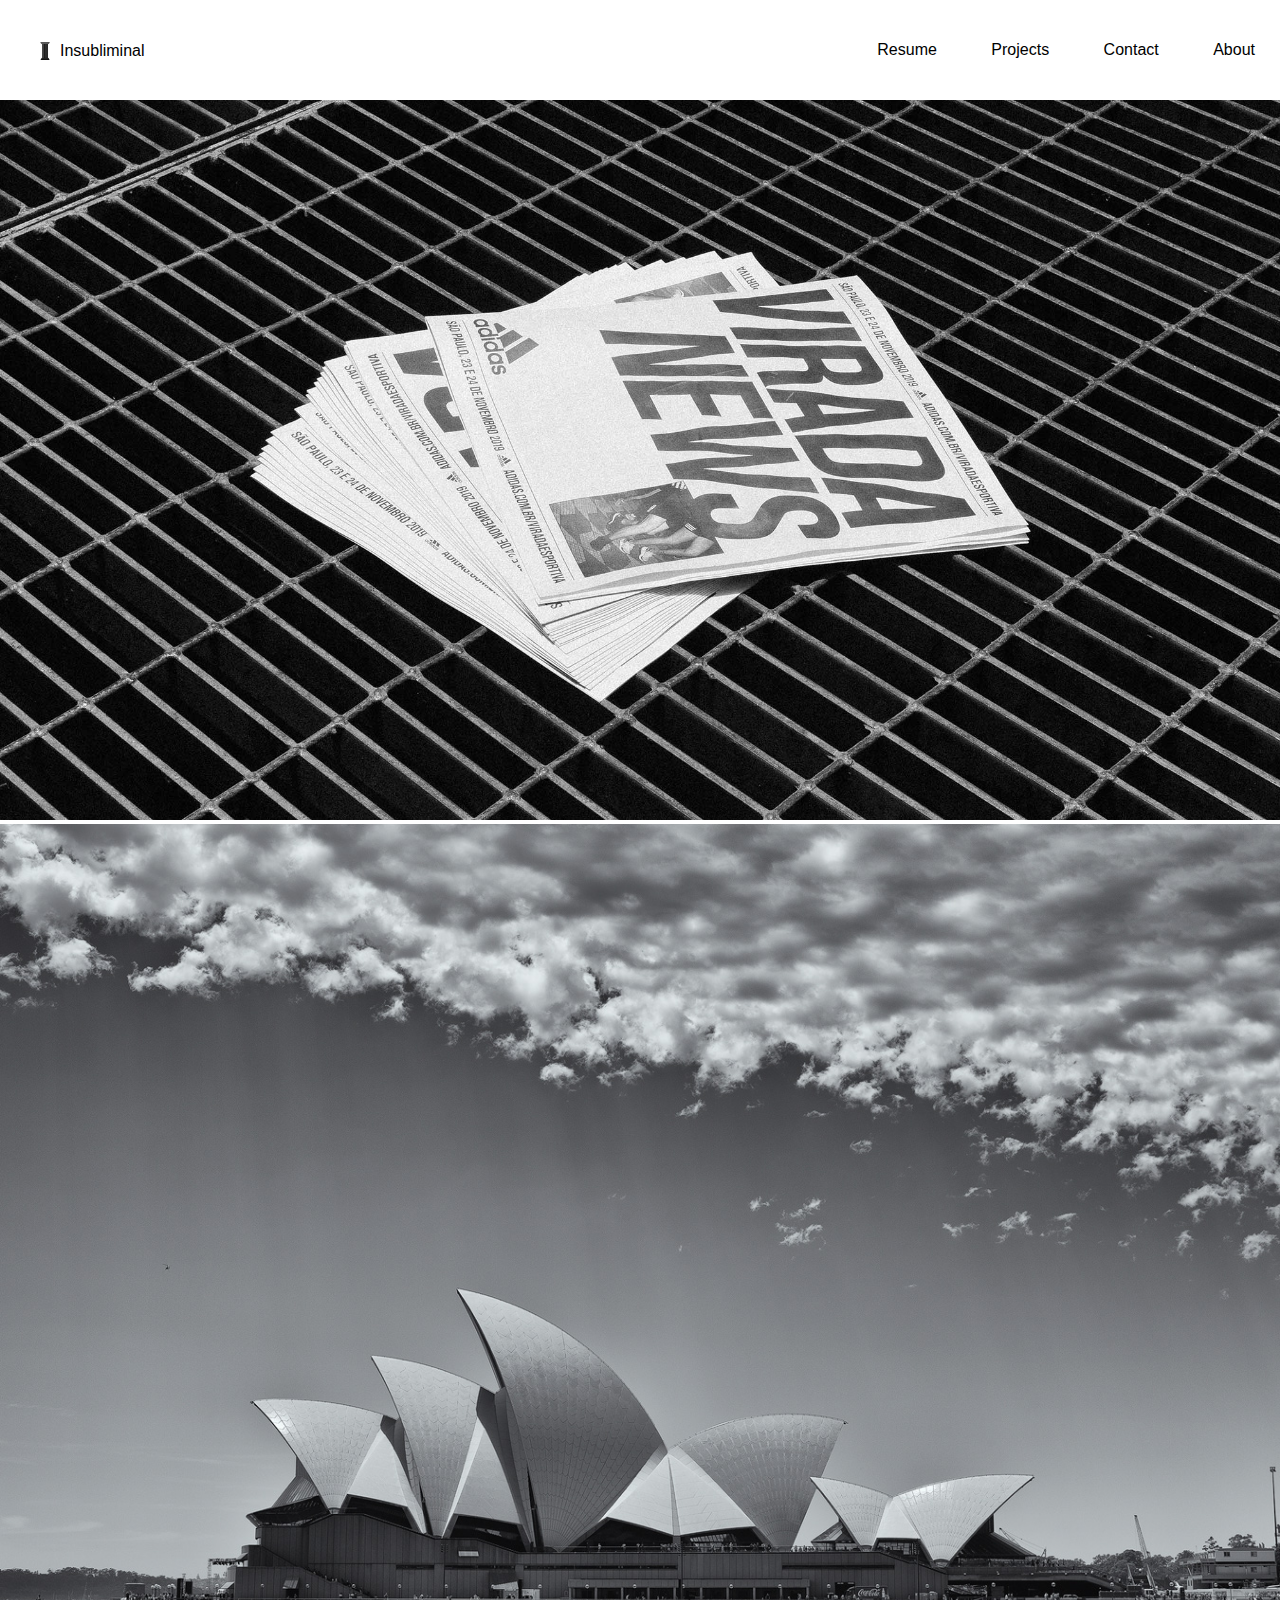
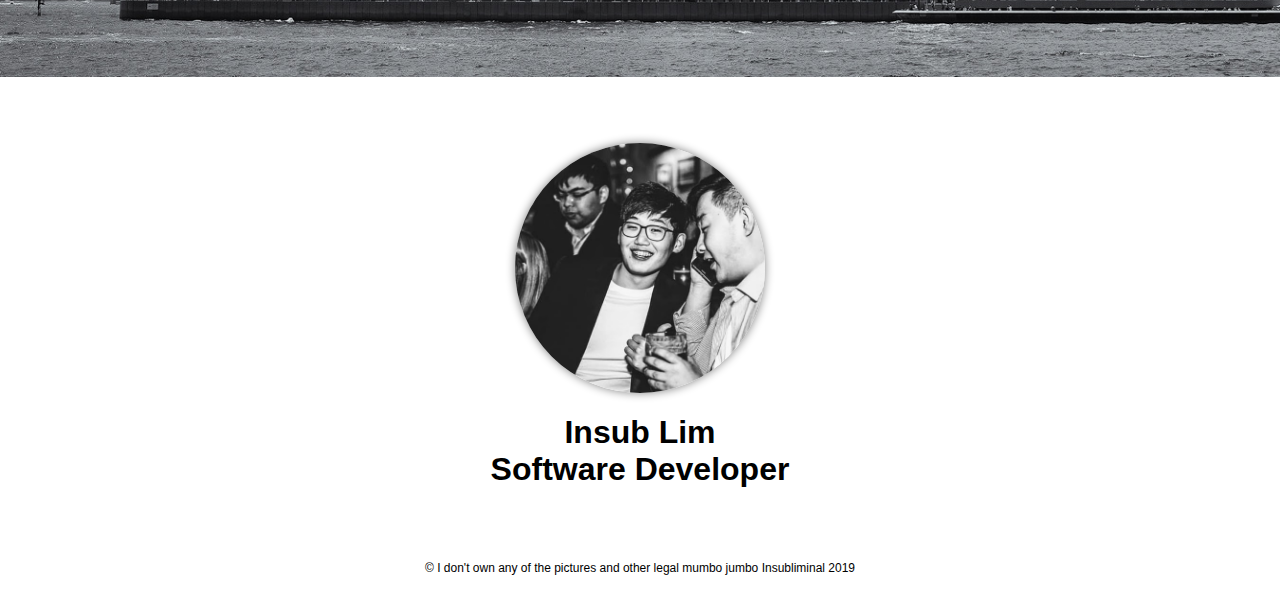
<file: index.html>
<!DOCTYPE html>
<html>

<head>
  <title>Home</title>
  <meta charset="utf-8" />
  <meta http-equiv="Content-Type" content="text/html; charset=utf-8" />
  <meta name="viewport" content="width=device-width, initial-scale=1.0, minimum-scale=1.0">
  <link rel="icon" href="https://insubliminal.github.io/favicon.ico?v=2" />
  <link rel="stylesheet" href="styles.css" />
  <script type="text/javascript" src="nav-mobile.js"></script>
</head>

<body>
  <a name="top" />

  <div class="navBar">
    <a href="index.html"><img src="images/pillar.jpg" width="10px" height="18px" /></a>
    <p><a id="logo" href="index.html">Insubliminal</a></p>

    <div id="navBar-container">
      <ul>
        <div class="project-p-desktop">
          <li><a href="resume.html">Resume</a></li>
          <li><a href="projects.html">Projects</a></li>
          <li><a href="contact.html">Contact</a></li>
          <li><a href="about.html">About</a></li>
        </div>
        <div class="project-p-mobile">
          <li><a href="#" id="menu-button" onclick="openNav()">Menu</a></li>
        </div>
      </ul>
    </div>
  </div>

  <div class="navBar" id="navBar-mobile">
    <div id="navBar-container">
      <ul>
        <div>
          <li><a href="resume.html">Resume</a></li>
          <li><a href="projects.html">Projects</a></li>
          <li><a href="contact.html">Contact</a></li>
          <li><a href="about.html">About</a></li>
        </div>
      </ul>
    </div>
  </div>

  <img src="images/homepage4.jpg" width="100%" />
  <img src="images/homepage2.jpg" width="100%" />

  <div class="contentDiv">

    <img id="myFace" src="images/Me2.jpg" />

    <h1 class="headerH1">
      Insub Lim <br />
      Software Developer
    </h1>
  </div>

  <footer>
    &copy; I don't own any of the pictures and other legal mumbo jumbo
    Insubliminal 2019
  </footer>
</body>

</html>
</file>
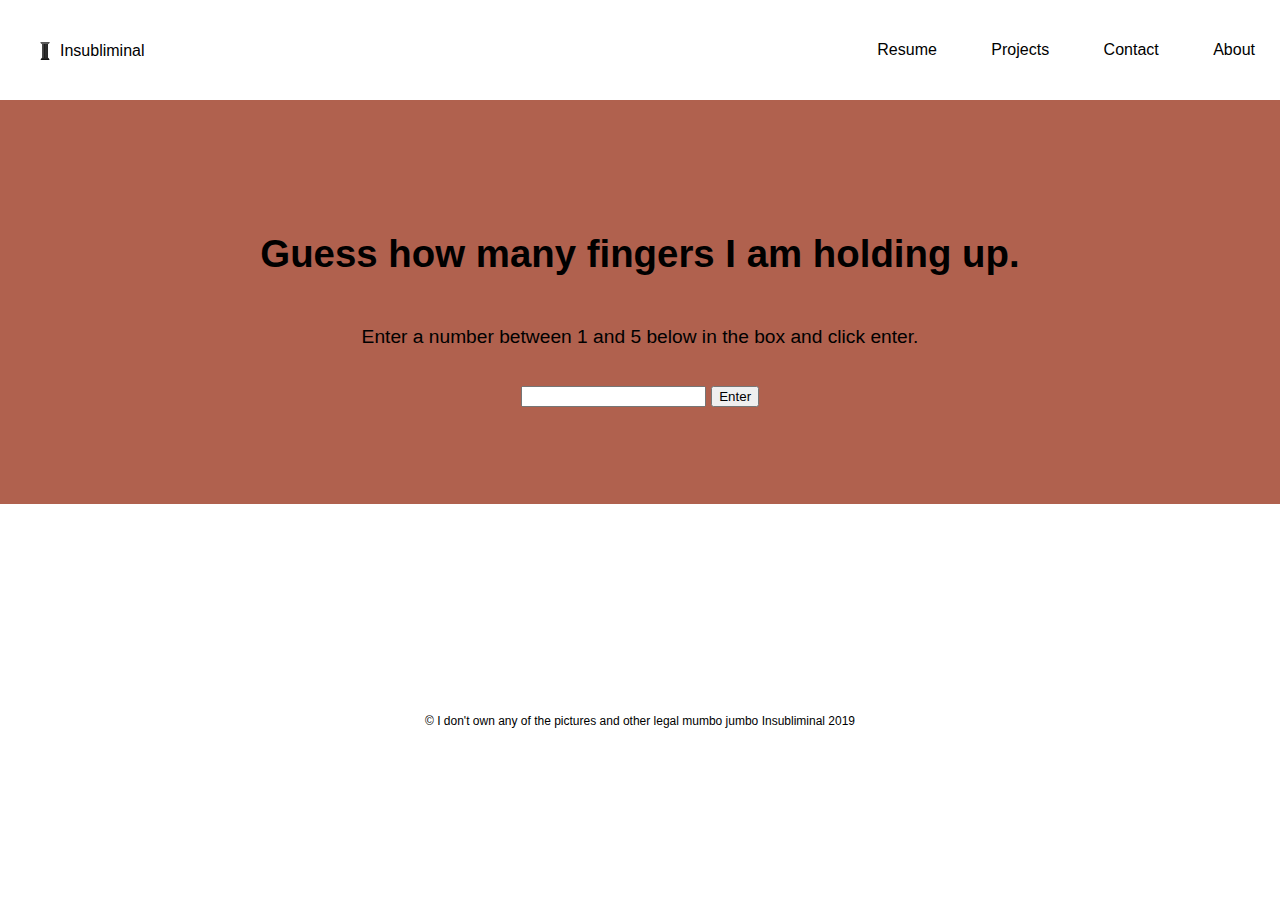
<file: about copy.html>
<!DOCTYPE html>
<html>
  <head>
    <title>Projects</title>
    <meta charset="utf-8" />
    <meta http-equiv="Content-type" content="text/html; charset=utf-8 />
    <meta name="viewport" content="width=device-width" , initial-scale="1" />
    <link rel="icon" href="https://insubliminal.github.io/favicon.ico?v=2" />
    <link rel="stylesheet" href="styles.css" />
  </head>

  <body>
    <a name="top" />

    <div class="navBar">
      <div id="navBar-container">
        <a href="index.html"
          ><img src="images/pillar.jpg" width="10px" height="18px"
        /></a>
        <p><a id="logo" href="index.html">Insubliminal</a></p>

        <ul>
          <li><a href="resume.html">Resume</a></li>
          <li><a href="projects.html">Projects</a></li>
          <li><a href="contact.html">Contact</a></li>
          <li><a href="about.html">About</a></li>
        </ul>
      </div>
    </div>

    <div id="about-div" class="heading-div">
      <h1>Guess how many fingers I am holding up.</h1>
      <p>
        Enter a number between 1 and 5 below in the box and click enter.
      </p>

      <input id="answer" />

      <button id="testButton">Enter</button>
    </div>

    <div id="box" class="heading-div"></div>

    <footer>
      &copy; I don't own any of the pictures and other legal mumbo jumbo
      Insubliminal 2019
    </footer>

    <script type="text/javascript">
      document.getElementById("testButton").onclick = function() {
        var x = Math.random();

        //ceiling for random number is 6, so 5 is max number.
        x = 6 * x;

        //Makes it rounded to nearest number
        x = Math.floor(x);

        if (x == document.getElementById("answer").value) {
          alert("You guessed correctly!");
        } else {
          alert("Incorrect! The number was " + x);
        }
      };

      makeBox();

      var box = document.getElementById("box");

      box.onclick = function() {
        this.style.visibility = "hidden";

        makeBox();
      };

      function makeBox() {
        setTimeout(function() {
          document.getElementById("box").style.visibility = "visible";
        }, 3000);
      }
    </script>
  </body>
</html>
</file>
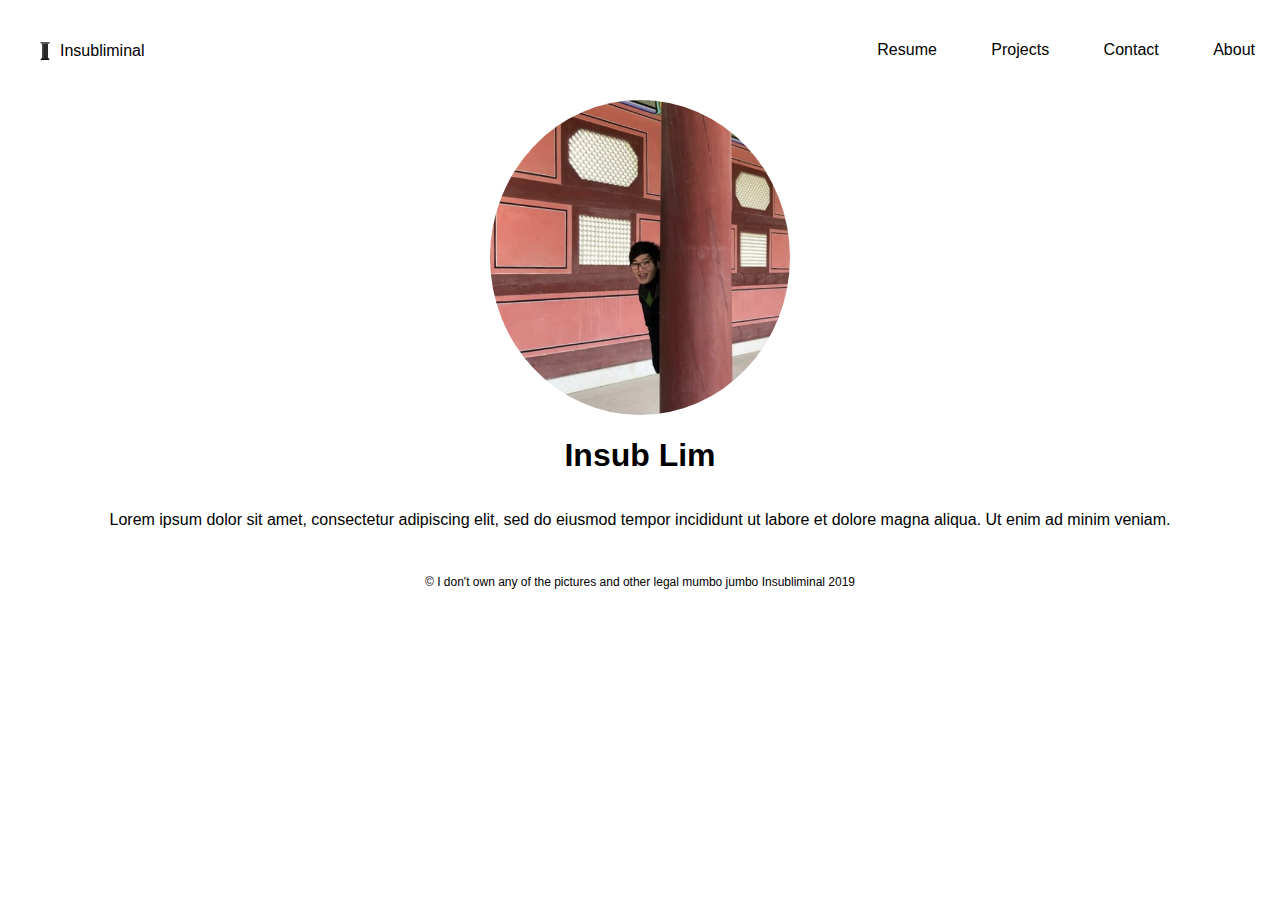
<file: about.html>
<!DOCTYPE html>
<html>

<head>
  <title>Projects</title>
  <meta charset="utf-8" />
  <meta http-equiv="Content-Type" content="text/html; charset=utf-8" />
  <meta name="viewport" content="width=device-width, initial-scale=1.0, minimum-scale=1.0">
  <link rel="icon" href="https://insubliminal.github.io/favicon.ico?v=2" />
  <link rel="stylesheet" href="styles.css" />
  <script type="text/javascript" src="nav-mobile.js"></script>
</head>

<body>
  <a name="top" />

  <div class="navBar">
    <a href="index.html"><img src="images/pillar.jpg" width="10px" height="18px" /></a>
    <p><a id="logo" href="index.html">Insubliminal</a></p>

    <div id="navBar-container">
      <ul>
        <div class="project-p-desktop">
          <li><a href="resume.html">Resume</a></li>
          <li><a href="projects.html">Projects</a></li>
          <li><a href="contact.html">Contact</a></li>
          <li><a href="about.html">About</a></li>
        </div>
        <div class="project-p-mobile">
          <li><a href="#" id="menu-button" onclick="openNav()">Menu</a></li>
        </div>
      </ul>
    </div>
  </div>

  <div class="navBar" id="navBar-mobile">
    <div id="navBar-container">
      <ul>
        <div>
          <li><a href="resume.html">Resume</a></li>
          <li><a href="projects.html">Projects</a></li>
          <li><a href="contact.html">Contact</a></li>
          <li><a href="about.html">About</a></li>
        </div>
      </ul>
    </div>
  </div>

  <div class="about-content">
    <img id="about-me-picture" src="images/Me.png" />

    <h1>Insub Lim</h1>
    <p>
      Lorem ipsum dolor sit amet, consectetur adipiscing elit, sed do
      eiusmod tempor incididunt ut labore et dolore magna aliqua. Ut enim
      ad minim veniam.
    </p>

  </div>

  <footer>
    &copy; I don't own any of the pictures and other legal mumbo jumbo
    Insubliminal 2019
  </footer>
</body>

</html>
</file>
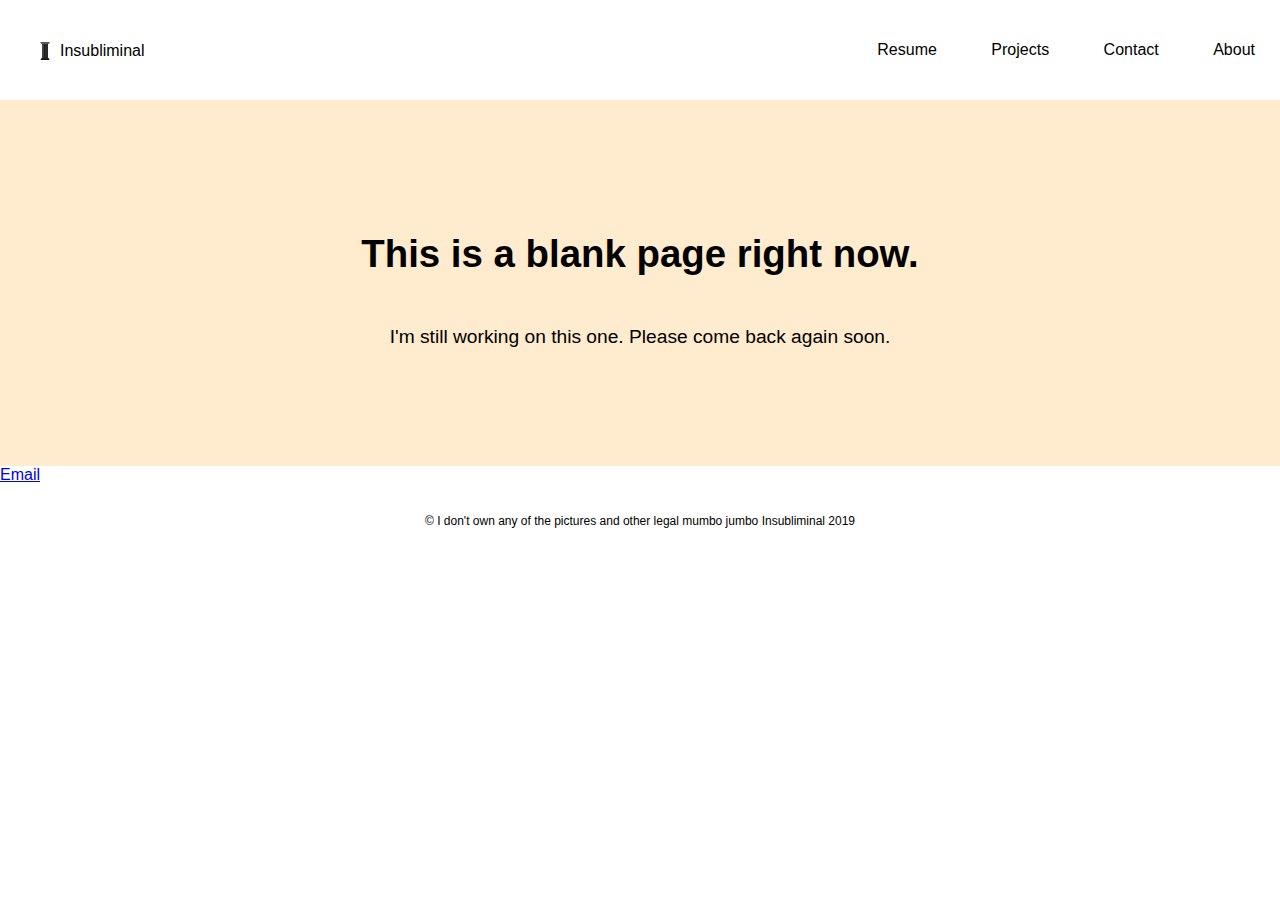
<file: contact.html>
<!DOCTYPE html>
<html>

<head>
  <title>Projects</title>
  <meta charset="utf-8" />
  <meta http-equiv="Content-Type" content="text/html; charset=utf-8" />
  <meta name=" viewport" content="width=device-width, initial-scale=1">
  <link rel="icon" href="https://insubliminal.github.io/favicon.ico?v=2" />
  <link rel="stylesheet" href="styles.css" />
  <script type="text/javascript" src="nav-mobile.js"></script>
</head>

<body>
  <a name="top" />

  <div class="navBar">
    <a href="index.html"><img src="images/pillar.jpg" width="10px" height="18px" /></a>
    <p><a id="logo" href="index.html">Insubliminal</a></p>

    <div id="navBar-container">
      <ul>
        <div class="project-p-desktop">
          <li><a href="resume.html">Resume</a></li>
          <li><a href="projects.html">Projects</a></li>
          <li><a href="contact.html">Contact</a></li>
          <li><a href="about.html">About</a></li>
        </div>
        <div class="project-p-mobile">
          <li><a href="#" id="menu-button" onclick="openNav()">Menu</a></li>
        </div>
      </ul>
    </div>
  </div>

  <div class="navBar" id="navBar-mobile">
    <div id="navBar-container">
      <ul>
        <div>
          <li><a href="resume.html">Resume</a></li>
          <li><a href="projects.html">Projects</a></li>
          <li><a href="contact.html">Contact</a></li>
          <li><a href="about.html">About</a></li>
        </div>
      </ul>
    </div>
  </div>

  <div id="contact-div" class="heading-div">
    <h1>This is a blank page right now.</h1>
    <p>
      I'm still working on this one. Please come back again soon.
    </p>
  </div>

  <a href="email.html">Email</a>

  <footer>
    &copy; I don't own any of the pictures and other legal mumbo jumbo
    Insubliminal 2019
  </footer>
</body>

</html>
</file>
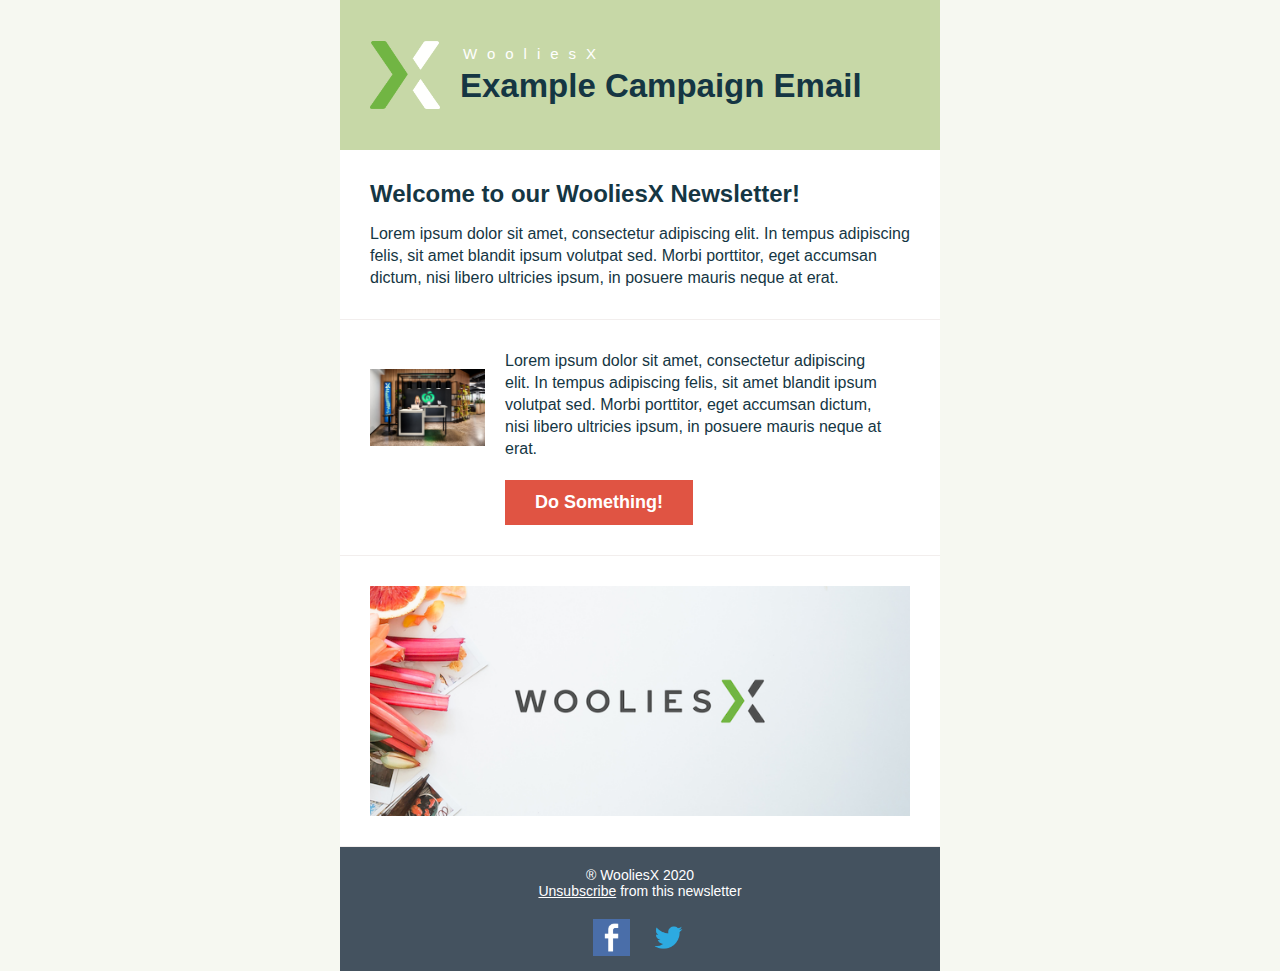
<file: email.html>
<!DOCTYPE html PUBLIC "-//W3C//DTD XHTML 1.0 Transitional//EN" "http://www.w3.org/TR/xhtml1/DTD/xhtml1-transitional.dtd">
<html xmlns="http://www.w3.org/1999/xhtml">
  <head>
    <meta http-equiv="Content-Type" content="text/html; charset=utf-8" />
    <title>HTML Email</title>
    <style type="text/css">
      body {
        margin: 0;
        padding: 0;
        min-width: 100% !important;
      }

      img {
        height: auto;
      }

      @media only screen and (min-device-width: 601px) {
        .content {
          width: 600px !important;
        }
      }

      .content {
        width: 100%;
        max-width: 600px;
      }

      .header {
        padding: 40px 30px 20px 30px;
      }

      .col425 {
        width: 425px !important;
      }

      .subhead {
        font-size: 15px;
        color: #ffffff;
        font-family: sans-serif;
        letter-spacing: 10px;
      }

      .h1 {
        font-size: 33px;
        line-height: 38px;
        font-weight: bold;
      }

      .h1,
      .h2,
      .bodycopy {
        color: #153643;
        font-family: sans-serif;
      }

      .innerpadding {
        padding: 30px 30px 30px 30px;
      }

      .borderbottom {
        border-bottom: 1px solid #f2eeed;
      }

      .h2 {
        padding: 0 0 15px 0;
        font-size: 24px;
        line-height: 28px;
        font-weight: bold;
      }

      .bodycopy {
        font-size: 16px;
        line-height: 22px;
      }

      .button {
        text-align: center;
        font-size: 18px;
        font-family: sans-serif;
        font-weight: bold;
        padding: 0 30px 0 30px;
      }
      .button a {
        color: #ffffff;
        text-decoration: none;
      }

      .footer {
        padding: 20px 30px 15px 30px;
      }
      .footercopy {
        font-family: sans-serif;
        font-size: 14px;
        color: #ffffff;
      }
      .footercopy a {
        color: #ffffff;
        text-decoration: underline;
      }

      @media only screen and (max-width: 550px),
        screen and (max-device-width: 550px) {
        body[yahoo] .buttonwrapper {
          background-color: transparent !important;
        }
        body[yahoo] .button a {
          background-color: #e05443;
          padding: 15px 15px 13px !important;
          display: block !important;
        }
      }
    </style>
  </head>

  <body yahoo bgcolor="#f6f8f1">
    <!---- Table Container ---->
    <table
      width="100%"
      bgcolor="#f6f8f1"
      border="0"
      cellpadding="0"
      cellspacing="0"
    >
      <tr>
        <td>
          <!---- Start content Table ---->

          <table
            bgcolor="#ffffff"
            class="content"
            align="center"
            cellpadding="0"
            cellspacing="0"
            border="0"
          >
            <!---- Header Row ---->
            <tr>
              <td class="header" bgcolor="#c7d8a7">
                <table
                  width="70"
                  align="left"
                  border="0"
                  cellpadding="0"
                  cellspacing="0"
                >
                  <tr>
                    <td height="70" style="padding: 0 20px 20px 0;">
                      <img
                        src="images/wooliesicon.png"
                        width="70"
                        height="70"
                        border="0"
                        alt=""
                      />
                    </td>
                  </tr>
                </table>

                <table
                  class="col425"
                  align="left"
                  border="0"
                  cellpadding="0"
                  cellspacing="0"
                  style="width: 100%; max-width: 425px;"
                >
                  <tr>
                    <td height="70">
                      <table
                        width="100%"
                        border="0"
                        cellspacing="0"
                        cellpadding="0"
                      >
                        <tr>
                          <td class="subhead" style="padding: 0 0 0 3px;">
                            WooliesX
                          </td>
                        </tr>
                        <tr>
                          <td class="h1" style="padding: 5px 0 0 0;">
                            Example Campaign Email
                          </td>
                        </tr>
                      </table>
                    </td>
                  </tr>
                </table>
              </td>
            </tr>

            <!---- Header Row End ---->

            <!---- Top text Row ---->
            <tr>
              <td class="innerpadding borderbottom">
                <table width="100%" border="0" cellspacing="0" cellpadding="0">
                  <tr>
                    <td class="h2">
                      Welcome to our WooliesX Newsletter!
                    </td>
                  </tr>
                  <tr>
                    <td class="bodycopy">
                      Lorem ipsum dolor sit amet, consectetur adipiscing elit.
                      In tempus adipiscing felis, sit amet blandit ipsum
                      volutpat sed. Morbi porttitor, eget accumsan dictum, nisi
                      libero ultricies ipsum, in posuere mauris neque at erat.
                    </td>
                  </tr>
                </table>
              </td>
            </tr>

            <!---- Top text Row End ---->

            <!---- Image with text Row ---->
            <tr>
              <td class="innerpadding borderbottom">
                <table
                  width="115"
                  align="left"
                  border="0"
                  cellpadding="0"
                  cellspacing="0"
                >
                  <tr>
                    <td height="115" style="padding: 0 20px 20px 0;">
                      <img
                        src="images/sideImage.jpg"
                        width="115"
                        height="115"
                        border="0"
                        alt=""
                      />
                    </td>
                  </tr>
                </table>

                <table
                  class="col380"
                  align="left"
                  border="0"
                  cellpadding="0"
                  cellspacing="0"
                  style="width: 100%; max-width: 380px;"
                >
                  <tr>
                    <td>
                      <table
                        width="100%"
                        border="0"
                        cellspacing="0"
                        cellpadding="0"
                      >
                        <tr>
                          <td class="bodycopy">
                            Lorem ipsum dolor sit amet, consectetur adipiscing
                            elit. In tempus adipiscing felis, sit amet blandit
                            ipsum volutpat sed. Morbi porttitor, eget accumsan
                            dictum, nisi libero ultricies ipsum, in posuere
                            mauris neque at erat.
                          </td>
                        </tr>
                        <tr>
                          <td style="padding: 20px 0 0 0;">
                            <table
                              class="buttonwrapper"
                              bgcolor="#e05443"
                              border="0"
                              cellspacing="0"
                              cellpadding="0"
                            >
                              <tr>
                                <td class="button" height="45">
                                  <a href="#">Do Something!</a>
                                </td>
                              </tr>
                            </table>
                          </td>
                        </tr>
                      </table>
                    </td>
                  </tr>
                </table>
              </td>
              <!---- Image with text Row End ---->
            </tr>

            <!---- Wide Image Row ---->

            <tr>
              <td class="innerpadding borderbottom">
                <img src="images/wide.png" width="100%" border="0" alt="" />
              </td>
            </tr>
            <!---- Wide Image Row End ---->

            <!---- Footer Row ---->
            <tr>
              <td class="footer" bgcolor="#44525f">
                <table width="100%" border="0" cellspacing="0" cellpadding="0">
                  <tr>
                    <td align="center" class="footercopy">
                      &#174; WooliesX 2020<br />
                      <a href="#"><font color="#ffffff">Unsubscribe</font></a>
                      from this newsletter
                    </td>
                  </tr>
                  <tr>
                    <td align="center" style="padding: 20px 0 0 0;">
                      <table border="0" cellspacing="0" cellpadding="0">
                        <tr>
                          <td
                            width="37"
                            style="text-align: center; padding: 0 10px 0 10px;"
                          >
                            <a
                              href="https://www.facebook.com/pages/WooliesX/354942915245352"
                            >
                              <img
                                src="images/facebook.png"
                                width="37"
                                height="37"
                                alt="Facebook"
                                border="0"
                              />
                            </a>
                          </td>
                          <td
                            width="37"
                            style="text-align: center; padding: 0 10px 0 10px;"
                          >
                            <a
                              href="https://twitter.com/woolworths?ref_src=twsrc%5Egoogle%7Ctwcamp%5Eserp%7Ctwgr%5Eauthor"
                            >
                              <img
                                src="images/twitter.png"
                                width="37"
                                height="37"
                                alt="Twitter"
                                border="0"
                              />
                            </a>
                          </td>
                        </tr>
                      </table>
                    </td>
                  </tr>
                </table>
              </td>
            </tr>
            <!---- Footer Row ---->
          </table>

          <!---- End content Table ---->
        </td>
      </tr>
    </table>

    <!---- Table Container End ---->
  </body>
</html>
</file>
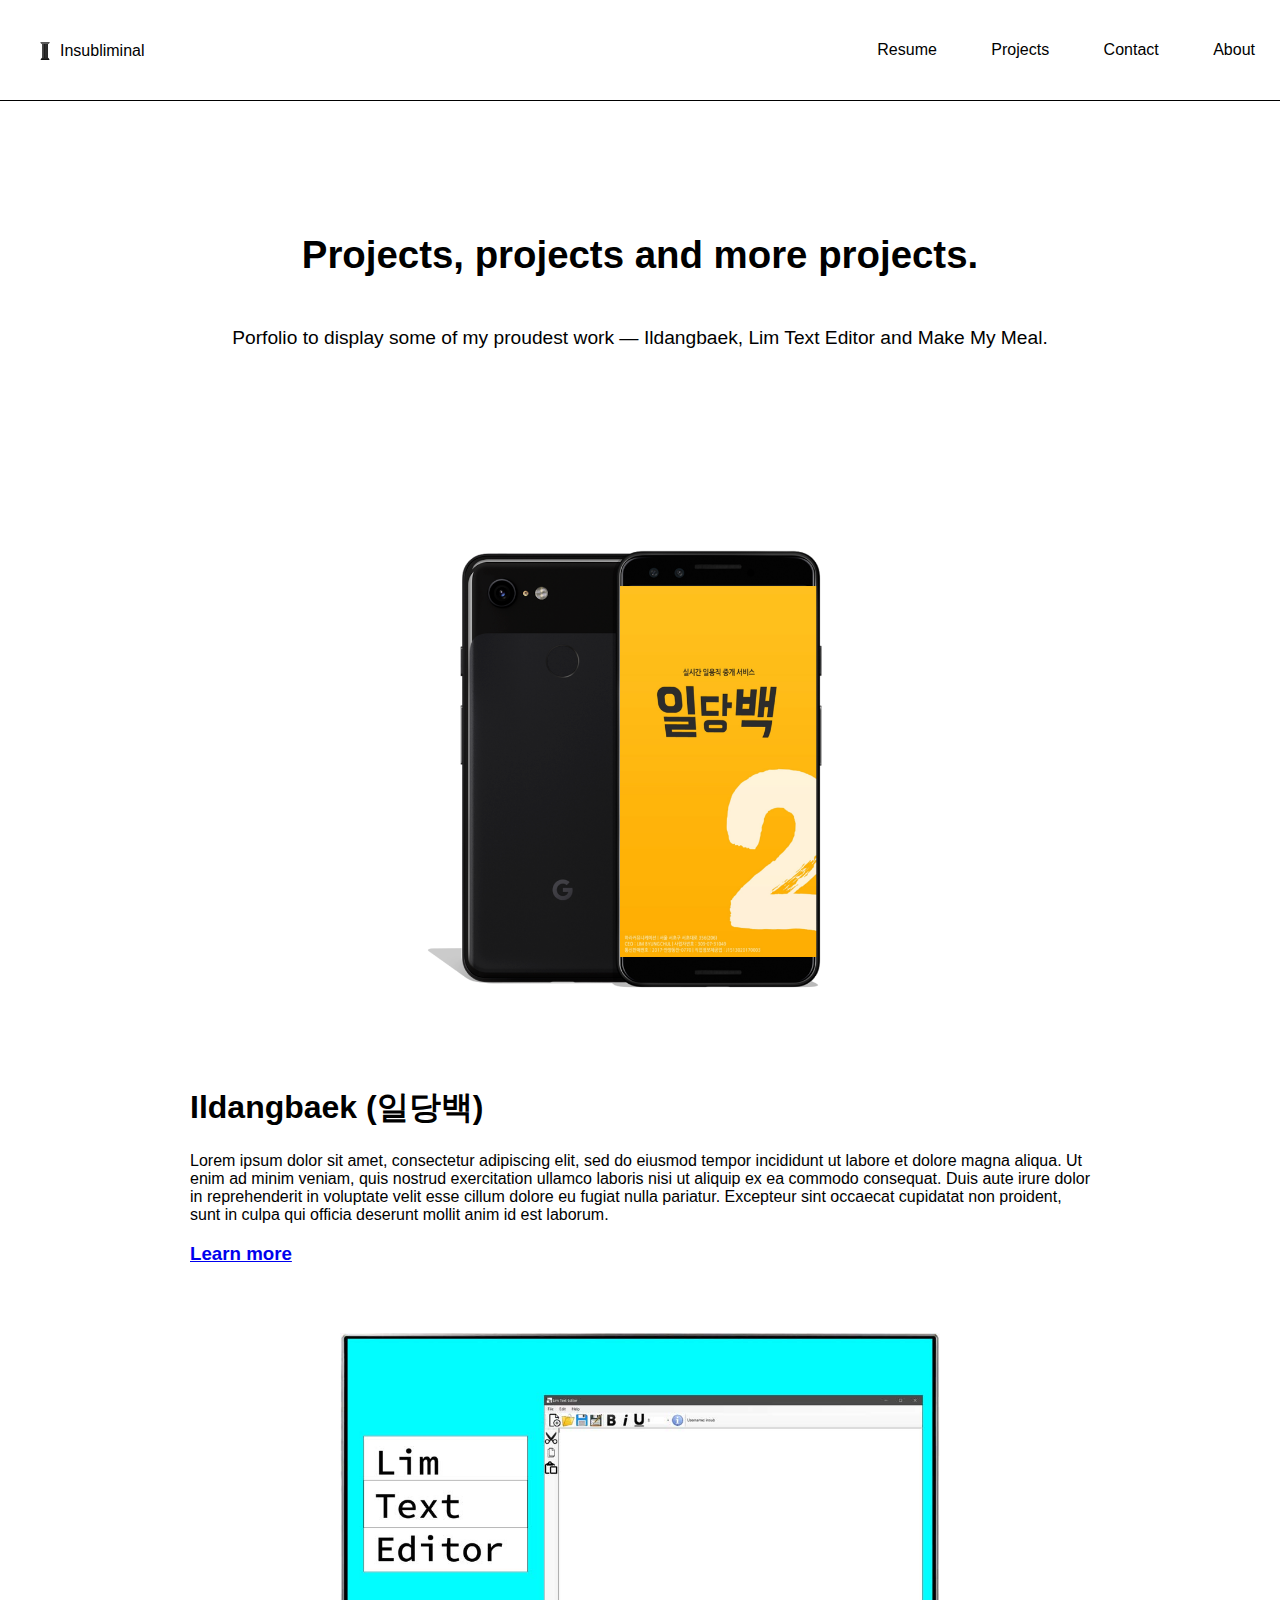
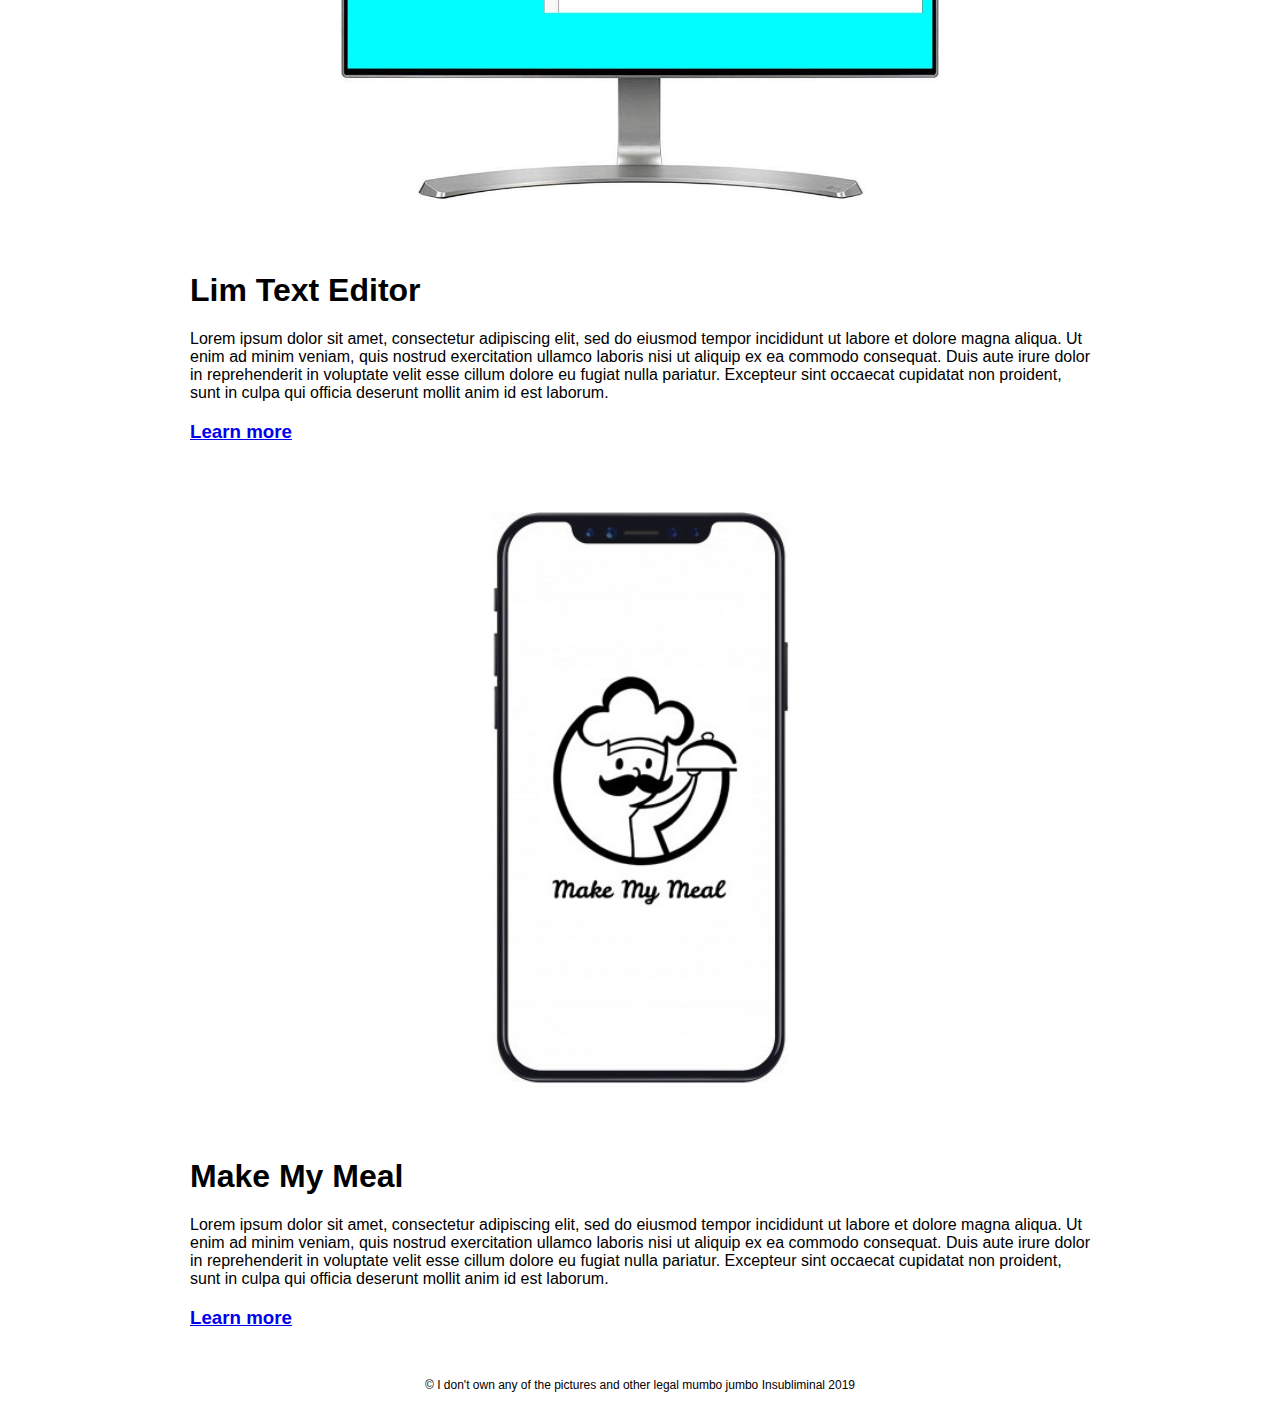
<file: projects.html>
<!DOCTYPE html>
<html>

<head>
  <title>Projects</title>
  <meta charset="utf-8" />
  <meta http-equiv="Content-Type" content="text/html; charset=utf-8" />
  <meta name="viewport" content="width=device-width, initial-scale=1.0, minimum-scale=1.0">
  <link rel="icon" href="https://insubliminal.github.io/favicon.ico?v=2" />
  <link rel="stylesheet" href="styles.css" />
  <script type="text/javascript" src="nav-mobile.js"></script>
</head>

<body>
  <a name="top" />

  <div class="navBar">
    <a href="index.html"><img src="images/pillar.jpg" width="10px" height="18px" /></a>
    <p><a id="logo" href="index.html">Insubliminal</a></p>

    <div id="navBar-container">
      <ul>
        <div class="project-p-desktop">
          <li><a href="resume.html">Resume</a></li>
          <li><a href="projects.html">Projects</a></li>
          <li><a href="contact.html">Contact</a></li>
          <li><a href="about.html">About</a></li>
        </div>
        <div class="project-p-mobile">
          <li><a href="#" id="menu-button" onclick="openNav()">Menu</a></li>
        </div>
      </ul>
    </div>
  </div>

  <div class="navBar" id="navBar-mobile">
    <div id="navBar-container">
      <ul>
        <div>
          <li><a href="resume.html">Resume</a></li>
          <li><a href="projects.html">Projects</a></li>
          <li><a href="contact.html">Contact</a></li>
          <li><a href="about.html">About</a></li>
        </div>
      </ul>
    </div>
  </div>

  <div id="projects-div" class="heading-div">
    <h1>Projects, projects and more projects.</h1>
    <p>
      Porfolio to display some of my proudest work — Ildangbaek,
      Lim Text Editor and Make My Meal.
    </p>
  </div>

  <section id="project-section">
    <div class="project-div">
      <img id="ildangbaek-img" src="images/ildangbaek.png" />

      <div>
        <h1>Ildangbaek (일당백)</h1>
        <p class="project-p-desktop">
          Lorem ipsum dolor sit amet, consectetur adipiscing elit, sed do
          eiusmod tempor incididunt ut labore et dolore magna aliqua. Ut enim
          ad minim veniam, quis nostrud exercitation ullamco laboris nisi ut
          aliquip ex ea commodo consequat. Duis aute irure dolor in
          reprehenderit in voluptate velit esse cillum dolore eu fugiat nulla
          pariatur. Excepteur sint occaecat cupidatat non proident, sunt in
          culpa qui officia deserunt mollit anim id est laborum.
        </p>

        <p class="project-p-mobile">
          Lorem ipsum dolor sit amet, consectetur adipiscing elit, sed do
          eiusmod tempor incididunt ut labore et dolore magna aliqua. Ut enim
          ad minim veniam.
        </p>

        <h3>
          <a id="wantToFindOutMore" href="https://play.google.com/store/apps/details?id=com.bitcore.school5&hl=au">Learn
            more</a>
        </h3>
      </div>
    </div>

    <div class="project-div">
      <img id="limtexteditor-img" src="images/limtexteditor.jpg" />

      <div>
        <h1>Lim Text Editor</h1>

        <p class="project-p-desktop">
          Lorem ipsum dolor sit amet, consectetur adipiscing elit, sed do
          eiusmod tempor incididunt ut labore et dolore magna aliqua. Ut enim
          ad minim veniam, quis nostrud exercitation ullamco laboris nisi ut
          aliquip ex ea commodo consequat. Duis aute irure dolor in
          reprehenderit in voluptate velit esse cillum dolore eu fugiat nulla
          pariatur. Excepteur sint occaecat cupidatat non proident, sunt in
          culpa qui officia deserunt mollit anim id est laborum.
        </p>

        <p class="project-p-mobile">
          Lorem ipsum dolor sit amet, consectetur adipiscing elit, sed do
          eiusmod tempor incididunt ut labore et dolore magna aliqua. Ut enim
          ad minim veniam.
        </p>

        <h3>
          <a id="wantToFindOutMore" href="https://github.com/insubliminal/LimTextEditor">Learn more</a>
        </h3>
      </div>
    </div>

    <div class="project-div">
      <img id="makemymeal-img" src="images/makemymeal.jpg" />

      <div>
        <h1>Make My Meal</h1>

        <p class="project-p-desktop">
          Lorem ipsum dolor sit amet, consectetur adipiscing elit, sed do
          eiusmod tempor incididunt ut labore et dolore magna aliqua. Ut enim
          ad minim veniam, quis nostrud exercitation ullamco laboris nisi ut
          aliquip ex ea commodo consequat. Duis aute irure dolor in
          reprehenderit in voluptate velit esse cillum dolore eu fugiat nulla
          pariatur. Excepteur sint occaecat cupidatat non proident, sunt in
          culpa qui officia deserunt mollit anim id est laborum.
        </p>

        <p class="project-p-mobile">
          Lorem ipsum dolor sit amet, consectetur adipiscing elit, sed do
          eiusmod tempor incididunt ut labore et dolore magna aliqua. Ut enim
          ad minim veniam.
        </p>

        <h3>
          <a id="wantToFindOutMore" href="https://github.com/uts-ios-dev/uts-ios-2019-project3-group-121">Learn more</a>
        </h3>
      </div>
    </div>
  </section>

  <footer>
    &copy; I don't own any of the pictures and other legal mumbo jumbo
    Insubliminal 2019
  </footer>
</body>

</html>
</file>
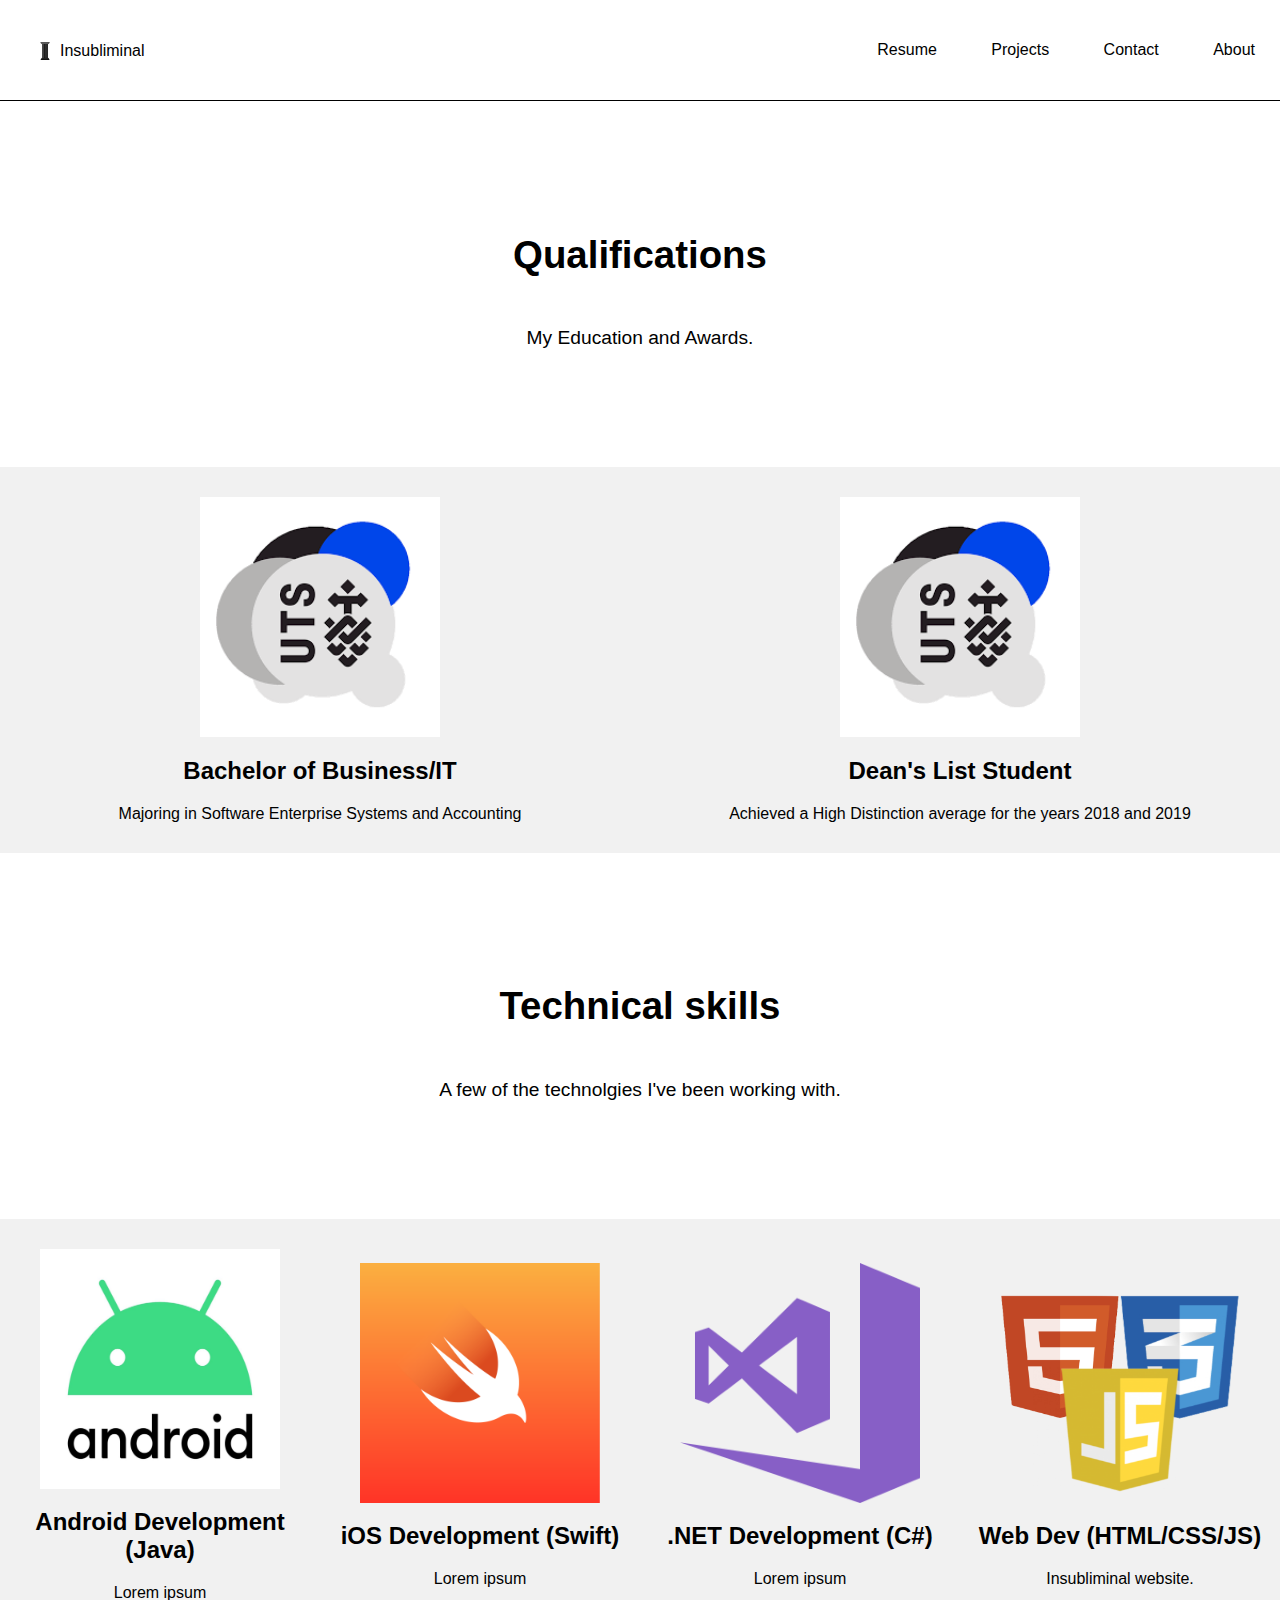
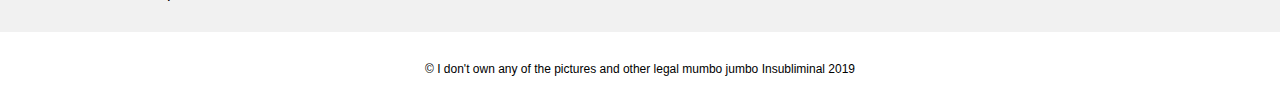
<file: resume.html>
<!DOCTYPE html>
<html>

<head>
  <title>Resume</title>
  <meta charset="utf-8" />
  <meta http-equiv="Content-Type" content="text/html; charset=utf-8" />
  <meta name="viewport" content="width=device-width, initial-scale=1.0, minimum-scale=1.0">
  <link rel="icon" href="https://insubliminal.github.io/favicon.ico?v=2" />
  <link rel="stylesheet" href="styles.css" />
  <script type="text/javascript" src="nav-mobile.js"></script>
</head>

<body>
  <a name="top" />

  <div class="navBar">
    <a href="index.html"><img src="images/pillar.jpg" width="10px" height="18px" /></a>
    <p><a id="logo" href="index.html">Insubliminal</a></p>

    <div id="navBar-container">
      <ul>
        <div class="project-p-desktop">
          <li><a href="resume.html">Resume</a></li>
          <li><a href="projects.html">Projects</a></li>
          <li><a href="contact.html">Contact</a></li>
          <li><a href="about.html">About</a></li>
        </div>
        <div class="project-p-mobile">
          <li><a href="#" onclick="openNav()">&#8595</a></li>
        </div>
      </ul>
    </div>
  </div>

  <div class="navBar" id="navBar-mobile">
    <div id="navBar-container">
      <ul>
        <div>
          <li><a href="resume.html">Resume</a></li>
          <li><a href="projects.html">Projects</a></li>
          <li><a href="contact.html">Contact</a></li>
          <li><a href="about.html">About</a></li>
        </div>
      </ul>
    </div>
  </div>

  <div id="resume-qual" class="heading-div">
    <h1>Qualifications</h1>
    <p>
      My Education and Awards.
    </p>
  </div>

  <div>
    <div class="resume-skill-container">
      <div>
        <img src="images/uts.png" />
        <h2>
          Bachelor of Business/IT
        </h2>
        <p>
          Majoring in Software Enterprise Systems and Accounting
        </p>
      </div>

      <div>
        <img src="images/uts.png" />
        <h2>
          Dean's List Student
        </h2>
        <p>
          Achieved a High Distinction average for the years 2018 and 2019
        </p>
      </div>
    </div>

    <div id="resume-div" class="heading-div">
      <h1>Technical skills</h1>
      <p>
        A few of the technolgies I've been working with.
      </p>
    </div>

    <div class="resume-skill-container">
      <div>
        <img src="images/android.jpg" />
        <h2>
          Android Development (Java)
        </h2>
        <p>
          Lorem ipsum
        </p>
      </div>

      <div>
        <img src="images/swift.png" />
        <h2>
          iOS Development (Swift)
        </h2>
        <p>
          Lorem ipsum
        </p>
      </div>

      <div>
        <img src="images/csharp.png" />
        <h2>
          .NET Development (C#)
        </h2>
        <p>
          Lorem ipsum
        </p>
      </div>

      <div class="resume-skill">
        <img src="images/webdev.png" />
        <h2>
          Web Dev (HTML/CSS/JS)
        </h2>
        <p>
          Insubliminal website.
        </p>
      </div>
    </div>

    <footer>
      &copy; I don't own any of the pictures and other legal mumbo jumbo
      Insubliminal 2019
    </footer>
</body>

</html>
</file>
<file: styles.css>
body {
  font-family: "Helvetica Neue", Helvetica, Arial, sans-serif;
  font-size: 1em;
  margin: 0px;
  padding: 0px;
}

ul {
  padding: 0px;
  margin: 0px;
}

.links {
  color: #54cdff;
  text-decoration: none;
}

/* Nav Bar */
#nav-container {
  display: flex;
}

.navBar {
  background-color: transparent;
  display: flex;
  flex-wrap: wrap;
  flex-direction: row-reverse;
  text-align: center;
  text-decoration: none;
}

.navBar img {
  top: 42px;
  left: 40px;
  z-index: 999;
  position: absolute;
}

.navBar li {
  list-style-type: none;
  padding: 0px;
  display: inline;
}

.navBar li a {
  color: black;
  font-size: 1em;
  text-decoration: none;
  line-height: 100px;
  padding: 20px 25px;
}

li:hover {
  text-decoration: underline;
}

.navBar p {
  text-align: left;
  position: absolute;
  left: 60px;
  top: 26px;
  font-size: 1em;
}

#navBar-mobile {
  display: none;
  justify-content: center;
  align-content: center;
}

#logo {
  text-decoration: none;
  color: black;
}

/* Nav Bar End */

/* Index */

.full-screen-image {
  background-color: black;
  background-size: 100%;
  background-position: center;
  height: 750px;
  background-repeat: no-repeat;
}

#index-image1 {
  background-image: url("images/homepage4.jpg");
}

#index-image2 {
  background-image: url("images/homepage2.jpg");
  background-position: bottom;
}

.contentDiv {
  display: flex;
  justify-content: center;
  flex-wrap: wrap;
  flex-direction: column;
  text-align: center;
  margin: 0px 20px;
  height: 450px;
}

#myFace {
  width: 250px;
  border-radius: 50%;
  margin-top: 40px;
  margin-left: auto;
  margin-right: auto;
  box-shadow: gray 0 0 10px;
}

.headerH1 {
  padding: 0px 10px;
}

/* Index End */

/* Resume */
.resume-skill-container {
  display: flex;
  flex-wrap: nowrap;
  flex-direction: row;
  justify-content: center;
  align-items: center;
}

.resume-skill-container>div {
  text-align: center;
  /* Makes each flex item same size*/
  flex: 1;
  margin: 30px 9px;
}

.resume-skill-container>div img {
  width: 240px;
  height: 240px;
  display: flex;
  margin: 0 auto;
}

.resume-skill-container>div p {
  padding: 0px;
  margin: 0px;
}

#resume-qual {
  border-top: 1px solid black;
  background-color: transparent;
}

/* Resume End */


/* About */

#about-me-picture {
  margin-left: auto;
  margin-right: auto;
  width: 300px;
  border-radius: 50%;
}

.about-content {
  display: flex;
  justify-content: center;
  flex-wrap: wrap;
  flex-direction: column;
  text-align: center;
}

/* About End */

/* Heading with a coloured box */
.heading-div {
  padding: 90px 10px;
  text-align: center;
  font-size: 1.2em;
  line-height: 2;
}

#projects-div {
  border-top: 1px solid black;
}

#resume-div {
  background-color: transparent;
}

#contact-div {
  background-color: blanchedalmond;
}

#about-div {
  background-color: #b0614e;
}

/* Heading with a coloured box End */

/* Test stuff */

#box {
  background-color: blanchedalmond;
  visibility: hidden;
}

/* Test stuff End */

/* Footer */

footer {
  display: block;
  margin: 0 auto;
  padding: 30px;
  text-align: center;
  font-size: 0.75em;
}

/* Footer End */

/* Site Wide */
.clear {
  clear: both;
}

/* Site Wide End */

/* For Desktop Devices */
@media screen and (min-width: 993px) {

  /* Nav Bar */
  #navBar-mobile {
    display: none !important;
  }

  /* Nav Bar End */

  /*Resume*/

  .resume-skill-container {
    background-color: #F1F1F1;
  }

  /* Index */
  /* Index End */

  /* Projects */

  #project-section {
    background: white;
    display: flex;
    flex-direction: column;
    align-items: center;
    justify-content: center;
  }

  .project-div {
    margin: auto;
    width: 900px;
  }

  .project-div img {
    padding: 50px 0px 50px 0px;
    display: block;
    width: 100%;
    /*actual image width*/
    height: auto;
    /* maintain aspect ratio*/
    margin: auto;
    /*optional centering of image*/
  }

  #ildangbaek-img {
    max-width: 450px;
  }

  #limtexteditor-img {
    max-width: 600px;
  }

  #makemymeal-img {
    max-width: 300px;
  }

  /* To make text for desktop users visible and mobile users invisible */
  .project-p-mobile {
    display: none;
  }

  .project-p-desktop {
    display: block;
  }

  /* Projects End */
}

/* For Desktop Devices End */

/* For Mobile Devices */

@media screen and (max-width: 992px) {

  /* Nav Bar */

  .navBar img {
    display: none;
  }

  .navBar p {
    font-size: 2.3em;
    position: absolute;
    left: 50%;
    margin-left: -97px;
    top: -7.5px;
  }

  .navBar li {
    display: list-item;
  }

  #navBar-mobile {
    display: none;
  }

  /* Nav Bar End */

  /* Index */

  .full-screen-image {
    height: 450px;
    background-size: cover;
    background-repeat: no-repeat;
  }

  #myFace {
    width: 250px;
  }

  /* Index End */

  /* Resume */

  .resume-skill-container {
    display: flex;
    flex-wrap: wrap;
    flex-direction: column;
    justify-content: center;
  }

  .resume-skill-container>div {
    text-align: center;
    min-width: 320px;
    width: 99%;
    height: 320px;
    margin: 2px 0px;
    background-color: #F1F1F1;
  }

  .resume-skill-container>div img {
    width: 250px;
    height: 250px;
    display: flex;
    margin: 0 auto;
    padding: 20px 0px;
  }

  .resume-skill-container>div p {
    padding: 0px 5px 20px 5px;
  }

  /* Resume End */

  /* Projects */

  #projects-div {
    border-top: 1px solid black;
    font-size: 0.9em;
  }

  .project-div {
    padding: 0px 20px 30px 20px;
    text-align: center;
    font-size: 0.9em;
  }

  .project-div img {
    display: block;
    margin-left: auto;
    margin-right: auto;
  }

  #ildangbaek-img {
    width: 40%;
  }

  #limtexteditor-img {
    width: 60%;
  }

  #makemymeal-img {
    width: 27%;
  }

  /* To make text for mobile users visible and desktop users invisible */
  .project-p-mobile {
    display: block;
  }

  .project-p-desktop {
    display: none;
  }

  /* Projects End */

  /* About Start */

  #about-me-picture {
    margin-left: auto;
    margin-right: auto;
    width: 100%;
    max-width: 450px;
    border-radius: 0%;
  }

  .about-content {
    display: flex;
    justify-content: center;
    flex-wrap: wrap;
    flex-direction: column;
    text-align: center;
  }

  .about-content p,
  .about-content h1 {
    padding: 0px 40px;
  }

  /* About End */
}

/* For Mobile Devices End */
</file>
